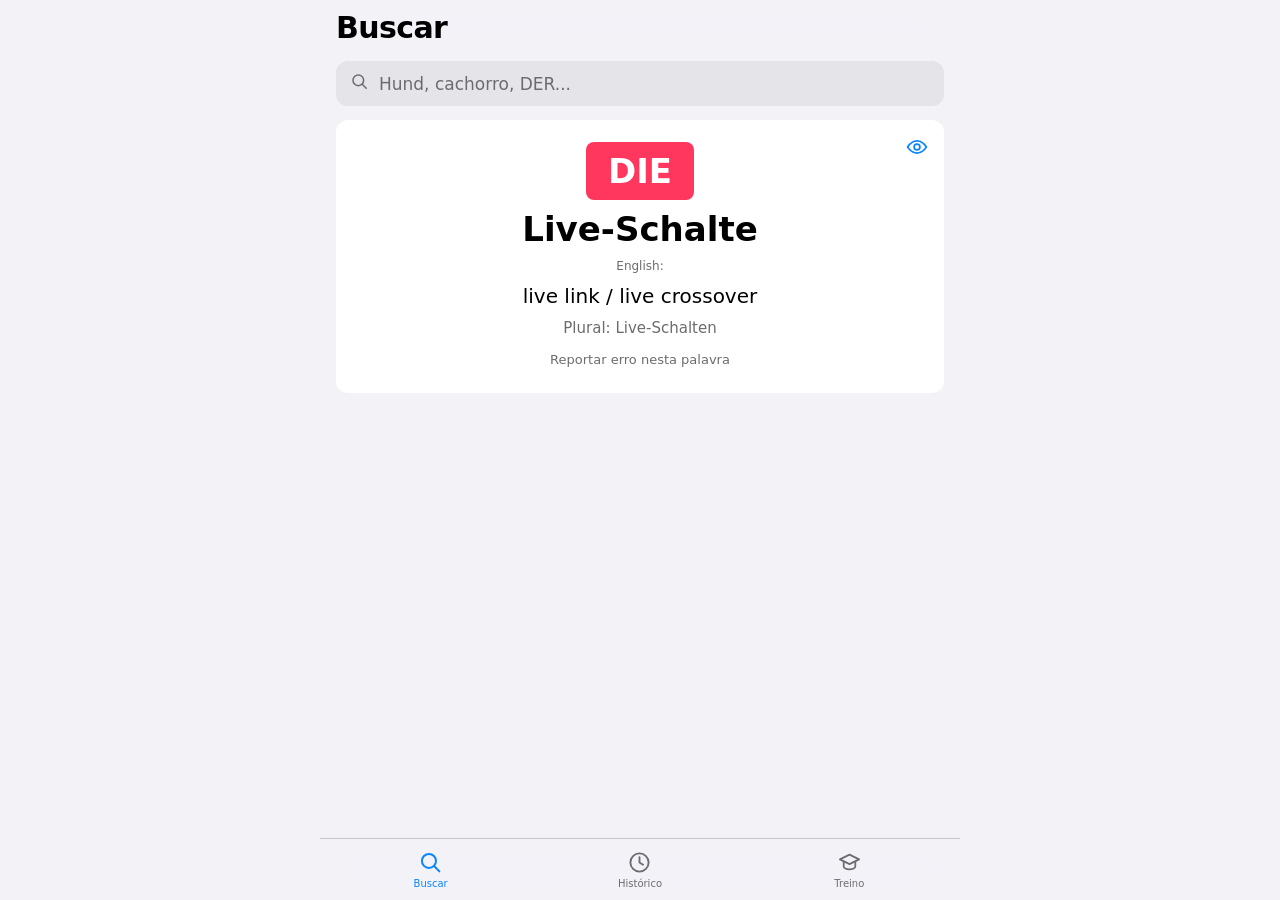
<file: docs/index.html>
<!DOCTYPE html>
<html lang="pt-BR">
<head>
<meta charset="UTF-8">
<meta name="viewport" content="width=device-width, initial-scale=1, viewport-fit=cover">
<title>DerDieDas — treino de artigos em alemão</title>
<meta name="description" content="Treine os artigos der, die e das de substantivos alemães, com tradução em português e plural.">

<meta name="theme-color" content="#f2f2f7" media="(prefers-color-scheme: light)">
<meta name="theme-color" content="#000000" media="(prefers-color-scheme: dark)">
<meta name="apple-mobile-web-app-capable" content="yes">
<meta name="apple-mobile-web-app-status-bar-style" content="black-translucent">
<meta name="apple-mobile-web-app-title" content="DerDieDas">

<link rel="icon" href="./icons/icon-192.png">
<link rel="apple-touch-icon" href="./icons/icon-180.png">
<link rel="manifest" href="./manifest.webmanifest">
<link rel="stylesheet" href="./css/app.css">
</head>
<body>

<div class="app">
  <header class="app-header">
    <h1 id="view-title">Buscar</h1>
    <button id="about-button" class="icon-button" type="button" aria-label="Sobre e créditos" hidden>
      <svg viewBox="0 0 24 24" aria-hidden="true"><circle cx="12" cy="12" r="9.25" fill="none" stroke="currentColor" stroke-width="1.6"/><circle cx="12" cy="7.6" r="1.15" fill="currentColor"/><path d="M12 10.9v6.4" fill="none" stroke="currentColor" stroke-width="1.7" stroke-linecap="round"/></svg>
    </button>
  </header>

  <main id="view-container"></main>

  <nav class="tabbar" role="tablist">
    <button class="tab" data-tab="search" role="tab" aria-selected="true">
      <svg viewBox="0 0 24 24" aria-hidden="true"><circle cx="10.5" cy="10.5" r="6.75" fill="none" stroke="currentColor" stroke-width="1.9"/><path d="M15.4 15.4 20.5 20.5" fill="none" stroke="currentColor" stroke-width="1.9" stroke-linecap="round"/></svg>
      <span>Buscar</span>
    </button>
    <button class="tab" data-tab="history" role="tab" aria-selected="false">
      <svg viewBox="0 0 24 24" aria-hidden="true"><circle cx="12" cy="12" r="8.75" fill="none" stroke="currentColor" stroke-width="1.8"/><path d="M12 6.9V12l3.4 2.1" fill="none" stroke="currentColor" stroke-width="1.8" stroke-linecap="round" stroke-linejoin="round"/></svg>
      <span>Histórico</span>
    </button>
    <button class="tab" data-tab="training" role="tab" aria-selected="false">
      <svg viewBox="0 0 24 24" aria-hidden="true"><path d="M12 4.4 21.2 9 12 13.6 2.8 9z" fill="none" stroke="currentColor" stroke-width="1.7" stroke-linejoin="round"/><path d="M6.4 11.1v4.6c0 1.6 2.5 2.9 5.6 2.9s5.6-1.3 5.6-2.9v-4.6" fill="none" stroke="currentColor" stroke-width="1.7" stroke-linecap="round"/></svg>
      <span>Treino</span>
    </button>
  </nav>
</div>

<div id="loading" class="loading">Carregando substantivos…</div>

<script type="module" src="./js/main.js"></script>
</body>
</html>
</file>
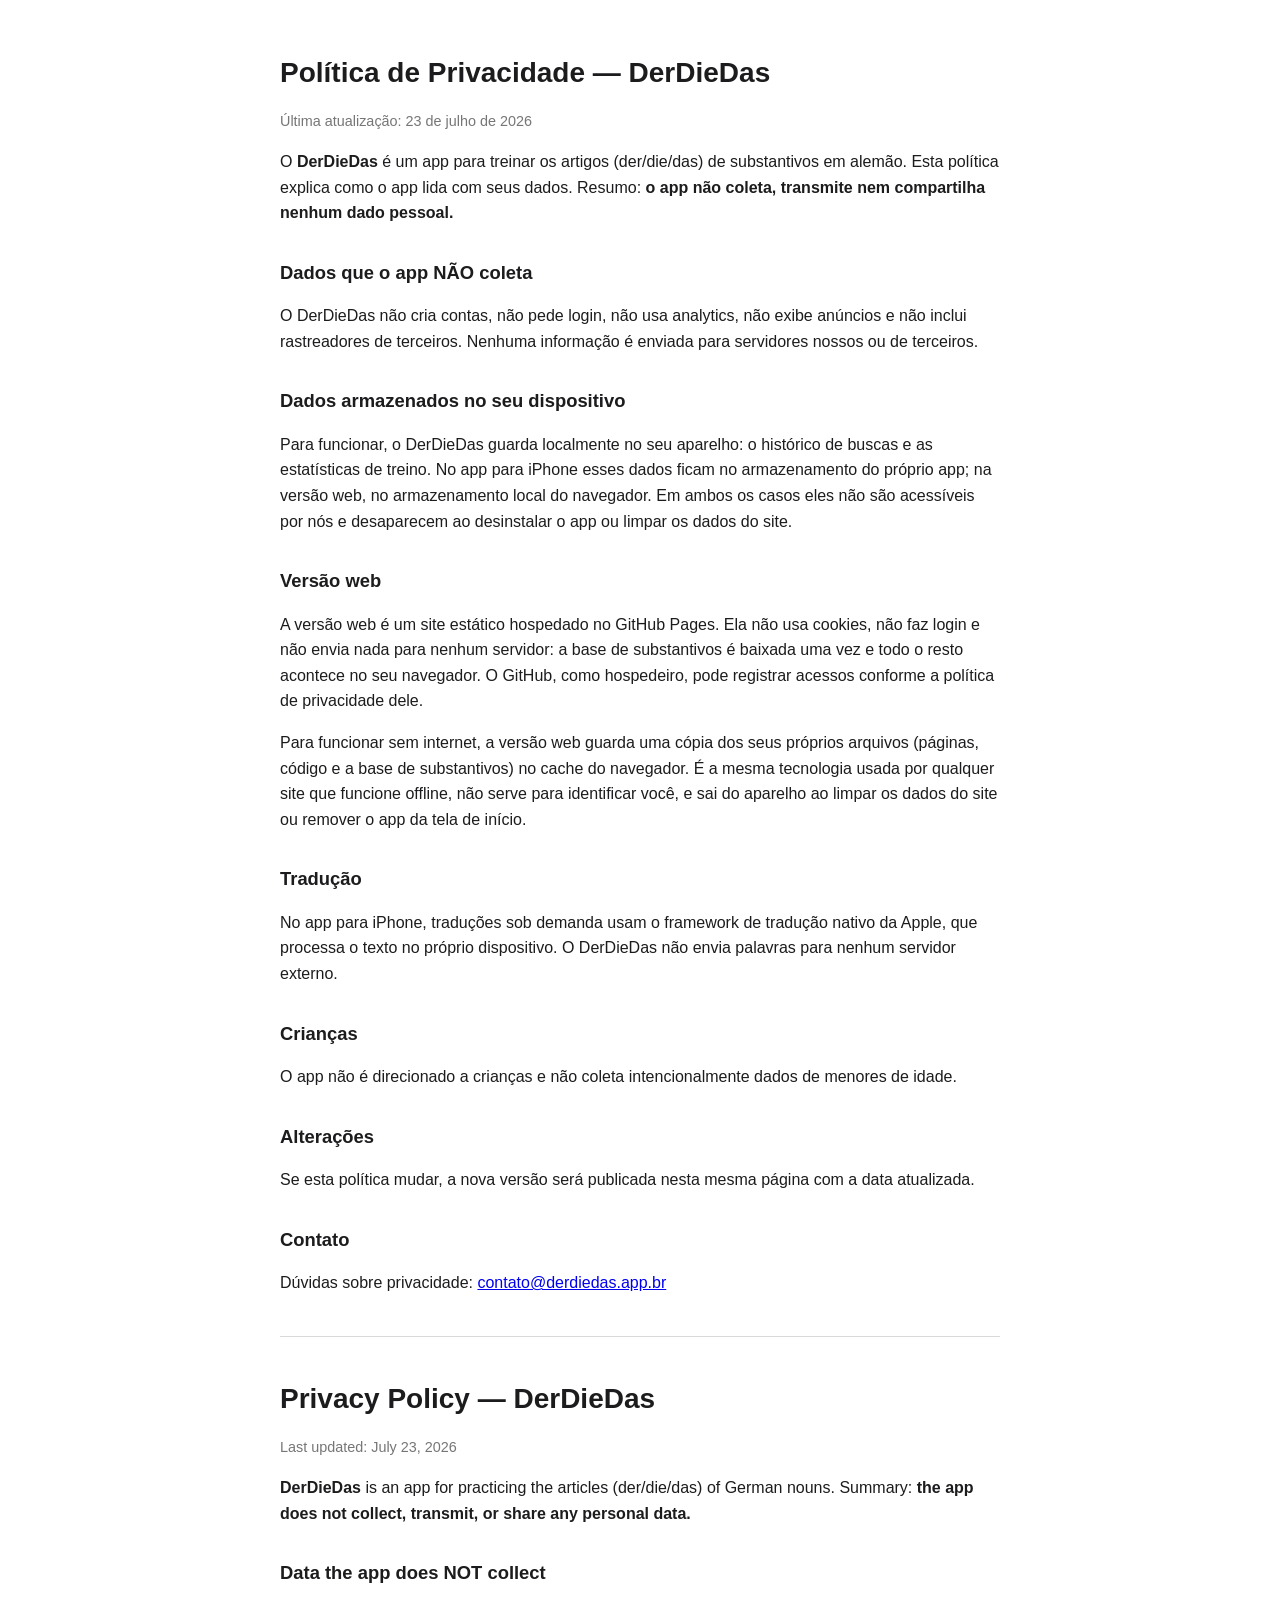
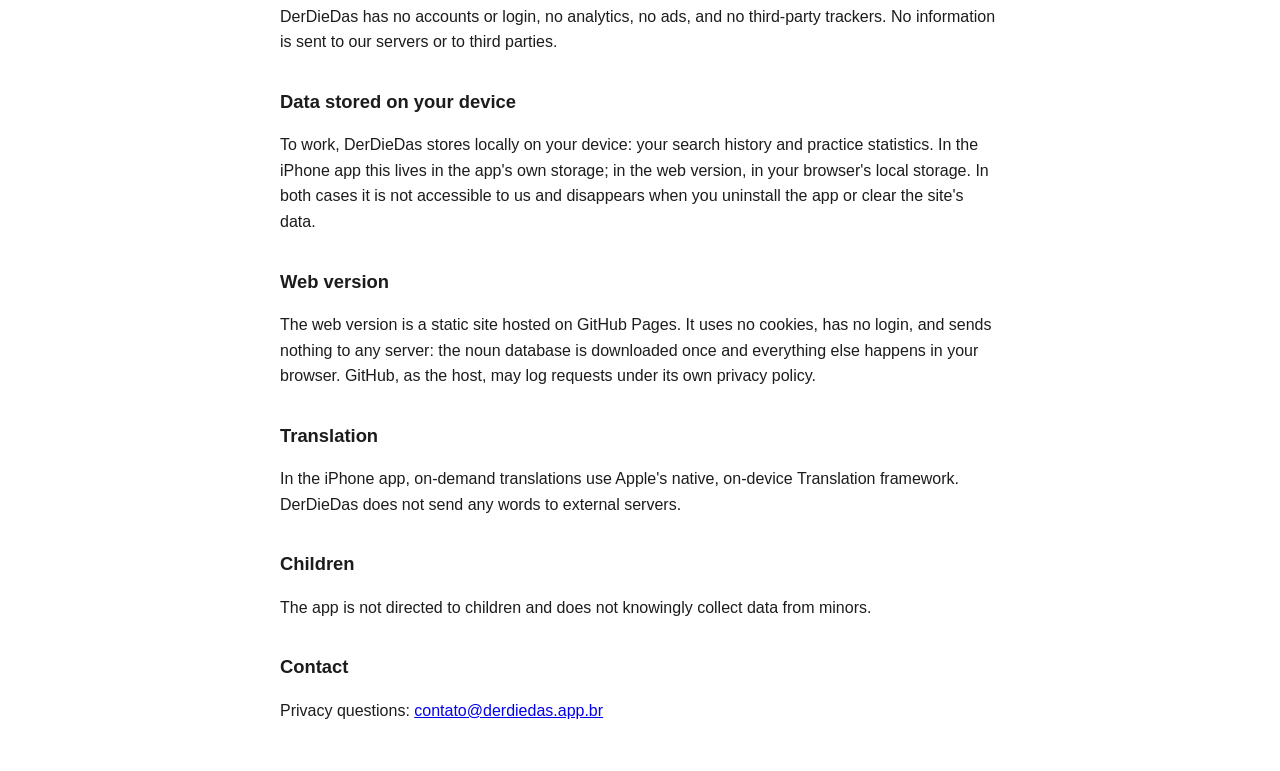
<file: docs/privacidade.html>
<!DOCTYPE html>
<html lang="pt-BR">
<head>
<meta charset="UTF-8">
<meta name="viewport" content="width=device-width, initial-scale=1.0">
<title>Política de Privacidade — DerDieDas</title>
<style>
  :root { color-scheme: light dark; }
  body {
    font-family: -apple-system, BlinkMacSystemFont, "Segoe UI", Roboto, sans-serif;
    line-height: 1.6; max-width: 720px; margin: 0 auto; padding: 2rem 1.25rem;
    color: #1c1c1e; background: #fff;
  }
  @media (prefers-color-scheme: dark) {
    body { color: #e5e5e7; background: #1c1c1e; }
    a { color: #6db3ff; }
  }
  h1 { font-size: 1.75rem; margin-bottom: .25rem; }
  h2 { font-size: 1.15rem; margin-top: 2rem; }
  .muted { opacity: .6; font-size: .9rem; }
  hr { border: none; border-top: 1px solid rgba(128,128,128,.3); margin: 2.5rem 0; }
</style>
</head>
<body>

<h1>Política de Privacidade — DerDieDas</h1>
<p class="muted">Última atualização: 23 de julho de 2026</p>

<p>O <strong>DerDieDas</strong> é um app para treinar os artigos (der/die/das) de substantivos em alemão. Esta política explica como o app lida com seus dados. Resumo: <strong>o app não coleta, transmite nem compartilha nenhum dado pessoal.</strong></p>

<h2>Dados que o app NÃO coleta</h2>
<p>O DerDieDas não cria contas, não pede login, não usa analytics, não exibe anúncios e não inclui rastreadores de terceiros. Nenhuma informação é enviada para servidores nossos ou de terceiros.</p>

<h2>Dados armazenados no seu dispositivo</h2>
<p>Para funcionar, o DerDieDas guarda localmente no seu aparelho: o histórico de buscas e as estatísticas de treino. No app para iPhone esses dados ficam no armazenamento do próprio app; na versão web, no armazenamento local do navegador. Em ambos os casos eles não são acessíveis por nós e desaparecem ao desinstalar o app ou limpar os dados do site.</p>

<h2>Versão web</h2>
<p>A versão web é um site estático hospedado no GitHub Pages. Ela não usa cookies, não faz login e não envia nada para nenhum servidor: a base de substantivos é baixada uma vez e todo o resto acontece no seu navegador. O GitHub, como hospedeiro, pode registrar acessos conforme a política de privacidade dele.</p>
<p>Para funcionar sem internet, a versão web guarda uma cópia dos seus próprios arquivos (páginas, código e a base de substantivos) no cache do navegador. É a mesma tecnologia usada por qualquer site que funcione offline, não serve para identificar você, e sai do aparelho ao limpar os dados do site ou remover o app da tela de início.</p>

<h2>Tradução</h2>
<p>No app para iPhone, traduções sob demanda usam o framework de tradução nativo da Apple, que processa o texto no próprio dispositivo. O DerDieDas não envia palavras para nenhum servidor externo.</p>

<h2>Crianças</h2>
<p>O app não é direcionado a crianças e não coleta intencionalmente dados de menores de idade.</p>

<h2>Alterações</h2>
<p>Se esta política mudar, a nova versão será publicada nesta mesma página com a data atualizada.</p>

<h2>Contato</h2>
<p>Dúvidas sobre privacidade: <a href="mailto:contato@derdiedas.app.br">contato@derdiedas.app.br</a></p>

<hr>

<h1>Privacy Policy — DerDieDas</h1>
<p class="muted">Last updated: July 23, 2026</p>

<p><strong>DerDieDas</strong> is an app for practicing the articles (der/die/das) of German nouns. Summary: <strong>the app does not collect, transmit, or share any personal data.</strong></p>

<h2>Data the app does NOT collect</h2>
<p>DerDieDas has no accounts or login, no analytics, no ads, and no third-party trackers. No information is sent to our servers or to third parties.</p>

<h2>Data stored on your device</h2>
<p>To work, DerDieDas stores locally on your device: your search history and practice statistics. In the iPhone app this lives in the app's own storage; in the web version, in your browser's local storage. In both cases it is not accessible to us and disappears when you uninstall the app or clear the site's data.</p>

<h2>Web version</h2>
<p>The web version is a static site hosted on GitHub Pages. It uses no cookies, has no login, and sends nothing to any server: the noun database is downloaded once and everything else happens in your browser. GitHub, as the host, may log requests under its own privacy policy.</p>

<h2>Translation</h2>
<p>In the iPhone app, on-demand translations use Apple's native, on-device Translation framework. DerDieDas does not send any words to external servers.</p>

<h2>Children</h2>
<p>The app is not directed to children and does not knowingly collect data from minors.</p>

<h2>Contact</h2>
<p>Privacy questions: <a href="mailto:contato@derdiedas.app.br">contato@derdiedas.app.br</a></p>

</body>
</html>
</file>
<file: docs/css/app.css>
/* DerDieDas — design system espelhando o app iOS. */

:root {
  color-scheme: light dark;

  --der: #0a84ff;
  --die: #ff375f;
  --das: #30d158;

  --bg: #f2f2f7;
  --card: #ffffff;
  --text: #000000;
  --secondary: #6c6c70;
  --separator: #c6c6c8;
  --tint: #0a84ff;
  --field: #e4e4e9;
  --header-bg: rgba(242, 242, 247, 0.82);

  --radius: 12px;
  --font: -apple-system, BlinkMacSystemFont, 'SF Pro Text', system-ui, 'Segoe UI', Roboto, sans-serif;
  --font-rounded: ui-rounded, 'SF Pro Rounded', -apple-system, system-ui, sans-serif;
}

@media (prefers-color-scheme: dark) {
  :root {
    --bg: #000000;
    --card: #1c1c1e;
    --text: #ffffff;
    --secondary: #98989f;
    --separator: #38383a;
    --field: #1c1c1e;
    --header-bg: rgba(0, 0, 0, 0.8);
  }
}

* { box-sizing: border-box; }

/* Precisa vir com !important: regras de classe como .training-card{display:flex}
   têm a mesma especificidade do [hidden] da folha do navegador e venceriam por ordem. */
[hidden] { display: none !important; }

html, body {
  margin: 0;
  padding: 0;
  height: 100%;
}

body {
  font-family: var(--font);
  background: var(--bg);
  color: var(--text);
  -webkit-font-smoothing: antialiased;
  overscroll-behavior-y: none;
}

.app {
  display: flex;
  flex-direction: column;
  min-height: 100%;
  min-height: 100dvh;
}

/* ------------------------------------------------------------------ header */

.app-header {
  position: sticky;
  top: 0;
  z-index: 10;
  display: flex;
  align-items: center;
  justify-content: space-between;
  gap: 12px;
  padding: max(env(safe-area-inset-top), 10px) 16px 8px;
  background: var(--header-bg);
  backdrop-filter: saturate(180%) blur(20px);
  -webkit-backdrop-filter: saturate(180%) blur(20px);
}

.app-header h1 {
  margin: 0;
  font-size: 30px;
  font-weight: 700;
  letter-spacing: -0.02em;
}

.icon-button {
  display: grid;
  place-items: center;
  width: 34px;
  height: 34px;
  padding: 0;
  border: 0;
  border-radius: 50%;
  background: transparent;
  color: var(--tint);
  cursor: pointer;
}

.icon-button svg { width: 24px; height: 24px; }
.icon-button:active { opacity: 0.5; }

/* -------------------------------------------------------------------- main */

main {
  flex: 1;
  padding: 4px 16px calc(16px + env(safe-area-inset-bottom));
}

/* ------------------------------------------------------------------ busca */

.search-bar {
  position: sticky;
  top: 0;
  z-index: 5;
  display: flex;
  align-items: center;
  gap: 8px;
  margin: 4px 0 14px;
  padding: 11px 14px;
  border-radius: var(--radius);
  background: var(--field);
}

.search-bar svg { width: 19px; height: 19px; color: var(--secondary); flex: none; }

.search-bar input {
  flex: 1;
  min-width: 0;
  border: 0;
  background: none;
  color: var(--text);
  font-family: inherit;
  font-size: 17px;
}

.search-bar input:focus { outline: none; }
.search-bar input::placeholder { color: var(--secondary); }

/* usamos nosso próprio botão de limpar */
.search-bar input::-webkit-search-cancel-button,
.search-bar input::-webkit-search-decoration { -webkit-appearance: none; appearance: none; }

.clear-button {
  display: none;
  place-items: center;
  width: 20px;
  height: 20px;
  padding: 0;
  border: 0;
  border-radius: 50%;
  background: var(--secondary);
  color: var(--card);
  font-size: 13px;
  line-height: 1;
  cursor: pointer;
}

.search-bar.has-text .clear-button { display: grid; }

/* ------------------------------------------------------------------- listas */

.section-title {
  margin: 22px 4px 7px;
  font-size: 13px;
  font-weight: 600;
  text-transform: uppercase;
  letter-spacing: 0.05em;
  color: var(--secondary);
}

.card {
  border-radius: var(--radius);
  background: var(--card);
  overflow: hidden;
}

.row {
  display: flex;
  align-items: center;
  gap: 13px;
  width: 100%;
  padding: 11px 14px;
  border: 0;
  border-top: 0.5px solid var(--separator);
  background: none;
  color: inherit;
  font: inherit;
  text-align: left;
  cursor: pointer;
}

.row:first-child { border-top: 0; }
.row:active { background: var(--field); }

.row-text { flex: 1; min-width: 0; }

.row-word {
  font-size: 17px;
  font-weight: 600;
}

.row-sub {
  margin-top: 2px;
  font-size: 15px;
  color: var(--secondary);
  overflow: hidden;
  text-overflow: ellipsis;
  white-space: nowrap;
}

.row-meta {
  margin-top: 3px;
  font-size: 13px;
  color: var(--secondary);
}

/* ------------------------------------------------------------------- badge */

.badge {
  flex: none;
  display: inline-block;
  border-radius: 8px;
  color: #fff;
  font-family: var(--font-rounded);
  font-weight: 900;
  line-height: 1;
  text-align: center;
}

.badge[data-article='DER'] { background: var(--der); }
.badge[data-article='DIE'] { background: var(--die); }
.badge[data-article='DAS'] { background: var(--das); }

/* ---------------------------------------------------------- card destacado */

.noun-card {
  position: relative;
  display: flex;
  flex-direction: column;
  align-items: center;
  gap: 11px;
  padding: 22px 18px 26px;
  border-radius: var(--radius);
  background: var(--card);
  text-align: center;
}

.noun-card .eye {
  position: absolute;
  top: 10px;
  right: 10px;
}

.noun-card .word {
  font-family: var(--font-rounded);
  font-size: 34px;
  font-weight: 600;
  line-height: 1.1;
  overflow-wrap: anywhere;
}

.noun-card .label {
  font-size: 12px;
  color: var(--secondary);
}

.noun-card .translation {
  font-size: 20px;
  font-weight: 500;
}

.noun-card .plural {
  font-size: 15px;
  color: var(--secondary);
}

.report-link {
  margin-top: 4px;
  color: var(--secondary);
  font-size: 13px;
  text-decoration: none;
}

.report-link:active { opacity: 0.5; }

/* ------------------------------------------------------------------ treino */

.training-card {
  display: flex;
  flex-direction: column;
  align-items: center;
  gap: 16px;
  padding: 26px 18px;
  border-radius: var(--radius);
  background: var(--card);
  text-align: center;
}

.training-word {
  font-family: var(--font-rounded);
  font-size: 34px;
  font-weight: 700;
  line-height: 1.1;
  overflow-wrap: anywhere;
}

.article-buttons {
  display: flex;
  gap: 11px;
  flex-wrap: wrap;
  justify-content: center;
}

.article-button {
  min-width: 84px;
  padding: 13px 20px;
  border: 0;
  border-radius: 10px;
  color: #fff;
  font-family: var(--font-rounded);
  font-size: 19px;
  font-weight: 900;
  cursor: pointer;
}

.article-button[data-article='DER'] { background: var(--der); }
.article-button[data-article='DIE'] { background: var(--die); }
.article-button[data-article='DAS'] { background: var(--das); }
.article-button:active { opacity: 0.65; }

.answer-field {
  width: 100%;
  padding: 12px 14px;
  border: 1px solid var(--separator);
  border-radius: 10px;
  background: var(--bg);
  color: var(--text);
  font-family: inherit;
  font-size: 17px;
}

.answer-field:focus { outline: 2px solid var(--tint); outline-offset: -1px; }

.feedback {
  min-height: 24px;
  font-size: 17px;
  font-weight: 600;
}

.feedback.correct { color: var(--das); }
.feedback.wrong { color: var(--die); }

.control-row {
  display: flex;
  align-items: center;
  justify-content: space-between;
  gap: 12px;
  padding: 11px 14px;
  border-top: 0.5px solid var(--separator);
  font-size: 17px;
}

.control-row:first-child { border-top: 0; }

select {
  border: 0;
  border-radius: 8px;
  padding: 6px 8px;
  background: var(--field);
  color: var(--text);
  font: inherit;
}

/* interruptor */
.switch { position: relative; width: 51px; height: 31px; flex: none; }
.switch input { position: absolute; opacity: 0; width: 100%; height: 100%; margin: 0; cursor: pointer; }
.switch span {
  position: absolute;
  inset: 0;
  border-radius: 999px;
  background: var(--separator);
  transition: background 0.2s;
  pointer-events: none;
}
.switch span::after {
  content: '';
  position: absolute;
  top: 2px;
  left: 2px;
  width: 27px;
  height: 27px;
  border-radius: 50%;
  background: #fff;
  box-shadow: 0 1px 3px rgba(0, 0, 0, 0.3);
  transition: transform 0.2s;
}
.switch input:checked + span { background: var(--das); }
.switch input:checked + span::after { transform: translateX(20px); }

/* ------------------------------------------------------------- estatísticas */

.stat-row {
  display: flex;
  align-items: baseline;
  justify-content: space-between;
  gap: 12px;
  padding: 9px 14px;
  border-top: 0.5px solid var(--separator);
  font-size: 15px;
}

.stat-row:first-child { border-top: 0; }
.stat-row .value { color: var(--secondary); font-variant-numeric: tabular-nums; }

/* ------------------------------------------------------------------- sobre */

.about p {
  margin: 0 0 12px;
  font-size: 15px;
  line-height: 1.55;
}

.about .card p { padding: 0 14px; }
.about .card p:first-child { padding-top: 13px; }
.about .card p:last-child { padding-bottom: 13px; margin-bottom: 0; }

.about-header {
  display: flex;
  flex-direction: column;
  align-items: center;
  gap: 8px;
  padding: 14px 0 6px;
  text-align: center;
}

.about-header img { width: 76px; height: 76px; border-radius: 17px; }
.about-header .name { font-size: 21px; font-weight: 600; }
.about-header .version { font-size: 13px; color: var(--secondary); }

a { color: var(--tint); }

.link-row {
  display: flex;
  align-items: center;
  justify-content: space-between;
  gap: 12px;
  padding: 12px 14px;
  border-top: 0.5px solid var(--separator);
  font-size: 16px;
  text-decoration: none;
}

.link-row:first-child { border-top: 0; }
.link-row::after { content: '›'; color: var(--secondary); font-size: 20px; }

.empty {
  padding: 44px 20px;
  text-align: center;
  color: var(--secondary);
}

.empty strong { display: block; margin-bottom: 5px; font-size: 17px; color: var(--text); }

/* ----------------------------------------------------------------- tab bar */

.tabbar {
  position: sticky;
  bottom: 0;
  display: flex;
  gap: 4px;
  padding: 6px 8px calc(6px + env(safe-area-inset-bottom));
  border-top: 0.5px solid var(--separator);
  background: var(--header-bg);
  backdrop-filter: saturate(180%) blur(20px);
  -webkit-backdrop-filter: saturate(180%) blur(20px);
}

.tab {
  flex: 1;
  display: flex;
  flex-direction: column;
  align-items: center;
  gap: 3px;
  padding: 5px 0;
  border: 0;
  background: none;
  color: var(--secondary);
  font-family: inherit;
  font-size: 10px;
  font-weight: 500;
  cursor: pointer;
}

.tab svg { width: 25px; height: 25px; }
.tab[aria-selected='true'] { color: var(--tint); }

/* --------------------------------------------------------------- carregando */

.loading {
  position: fixed;
  inset: 0;
  display: grid;
  place-items: center;
  background: var(--bg);
  color: var(--secondary);
  font-size: 15px;
}

.loading[hidden] { display: none; }

/* -------------------------------------------------- avisos de atualizar/instalar */

/* Flutuam acima da tabbar (~60px) sem empurrar o layout do app. */
.pwa-bar {
  position: fixed;
  z-index: 20;
  left: 12px;
  right: 12px;
  bottom: calc(66px + env(safe-area-inset-bottom));
  display: flex;
  align-items: center;
  gap: 10px;
  padding: 11px 12px;
  border-radius: 14px;
  background: var(--card);
  box-shadow: 0 6px 24px rgb(0 0 0 / 0.22);
  transform: translateY(14px);
  opacity: 0;
  transition: opacity 0.22s ease, transform 0.22s ease;
}

.pwa-bar.visible {
  transform: none;
  opacity: 1;
}

@media (prefers-reduced-motion: reduce) {
  .pwa-bar { transition: none; }
}

.pwa-icon {
  width: 30px;
  height: 30px;
  flex: none;
  border-radius: 7px;
}

.pwa-text {
  flex: 1;
  min-width: 0;
  font-size: 13.5px;
  line-height: 1.35;
}

.pwa-action {
  flex: none;
  padding: 7px 13px;
  border: 0;
  border-radius: 9px;
  background: var(--tint);
  color: #fff;
  font: inherit;
  font-size: 14px;
  font-weight: 600;
  cursor: pointer;
}

.pwa-close {
  flex: none;
  width: 26px;
  height: 26px;
  padding: 0;
  border: 0;
  border-radius: 50%;
  background: transparent;
  color: var(--secondary);
  font-size: 13px;
  cursor: pointer;
}

@media (min-width: 700px) {
  .app { max-width: 640px; margin: 0 auto; }
  .pwa-bar { left: 50%; right: auto; width: 616px; transform: translate(-50%, 14px); }
  .pwa-bar.visible { transform: translate(-50%, 0); }
}
</file>
